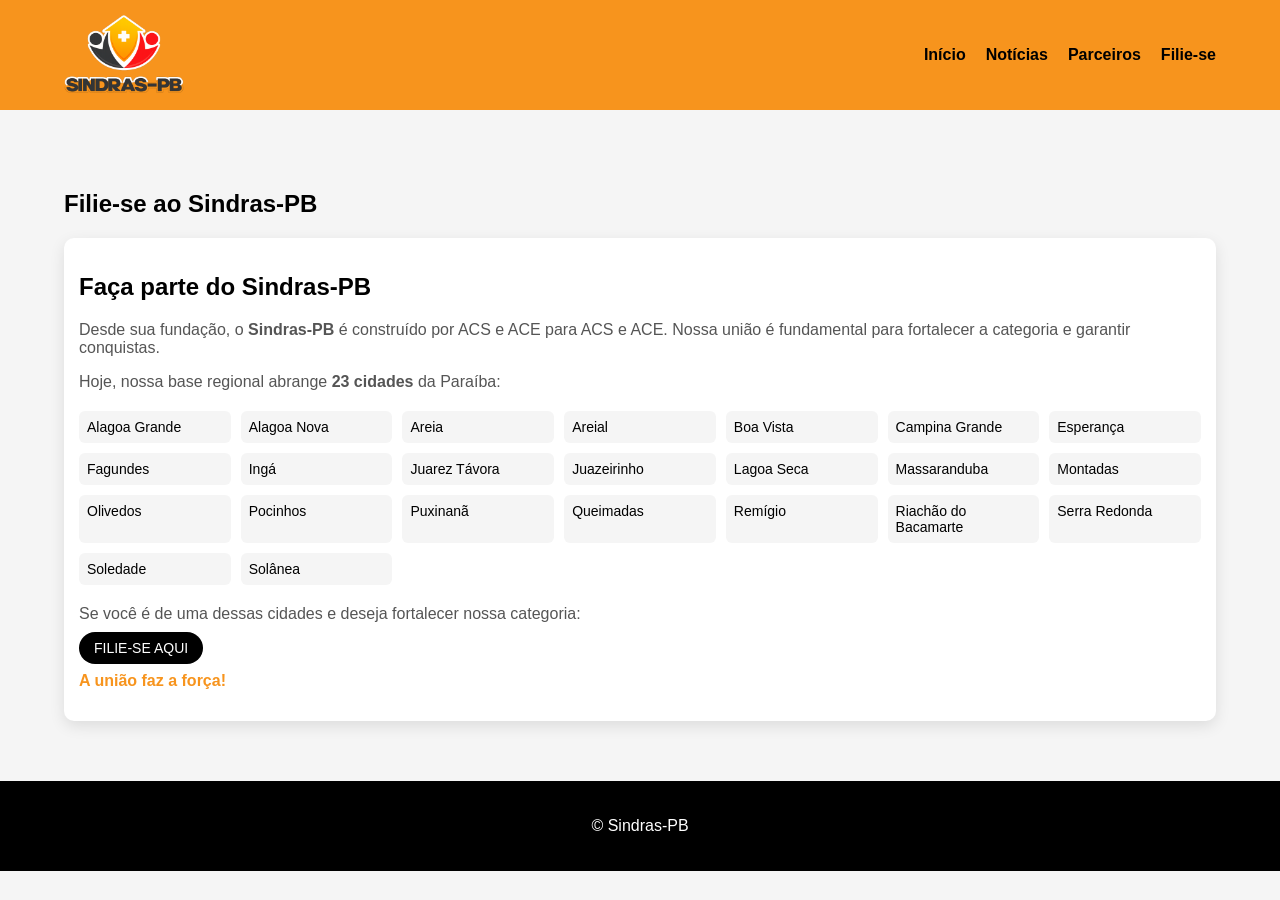
<file: filiacao.html>
<!DOCTYPE html>
<html lang="pt-br">
<head>
<meta charset="UTF-8">
<meta name="viewport" content="width=device-width, initial-scale=1.0">
<title>Filie-se - SINDRAS</title>

<link rel="stylesheet" href="style.css">
</head>

<body>

<header class="header">
  <div class="container nav">
    <img src="logo.png" class="logo">

    <ul class="menu">
      <li><a href="index.html">Início</a></li>
      <li><a href="noticias.html">Notícias</a></li>
      <li><a href="parceiros.html">Parceiros</a></li>
      <li><a href="filiacao.html">Filie-se</a></li>
    </ul>
  </div>
</header>

<section class="noticias container">
  <h1>Filie-se ao Sindras-PB</h1>

  <div class="cards">

    <div class="card" style="flex:1 1 100%;">

      <h2>Faça parte do Sindras-PB</h2>

      <p>
        Desde sua fundação, o <strong>Sindras-PB</strong> é construído por ACS e ACE para ACS e ACE. 
        Nossa união é fundamental para fortalecer a categoria e garantir conquistas.
      </p>

      <p>
        Hoje, nossa base regional abrange <strong>23 cidades</strong> da Paraíba:
      </p>

      <div class="cidades-grid">
        <span>Alagoa Grande</span>
        <span>Alagoa Nova</span>
        <span>Areia</span>
        <span>Areial</span>
        <span>Boa Vista</span>
        <span>Campina Grande</span>
        <span>Esperança</span>
        <span>Fagundes</span>
        <span>Ingá</span>
        <span>Juarez Távora</span>
        <span>Juazeirinho</span>
        <span>Lagoa Seca</span>
        <span>Massaranduba</span>
        <span>Montadas</span>
        <span>Olivedos</span>
        <span>Pocinhos</span>
        <span>Puxinanã</span>
        <span>Queimadas</span>
        <span>Remígio</span>
        <span>Riachão do Bacamarte</span>
        <span>Serra Redonda</span>
        <span>Soledade</span>
        <span>Solânea</span>
      </div>

      <p>
        Se você é de uma dessas cidades e deseja fortalecer nossa categoria:
      </p>

      <a href="https://app.progess.com.br/afiliado/link/957e313492593b3377cc051c6e3a51e8b1a3412022af588965303e96ae29934b" target="_blank" class="btn-black">
        FILIE-SE AQUI
      </a>

      <p style="margin-top:15px; font-weight:bold; color:#f7941d;">
        A união faz a força!
      </p>

    </div>

  </div>
</section>

<footer class="footer">
  <p>© Sindras-PB</p>
</footer>

</body>
</html>
</file>
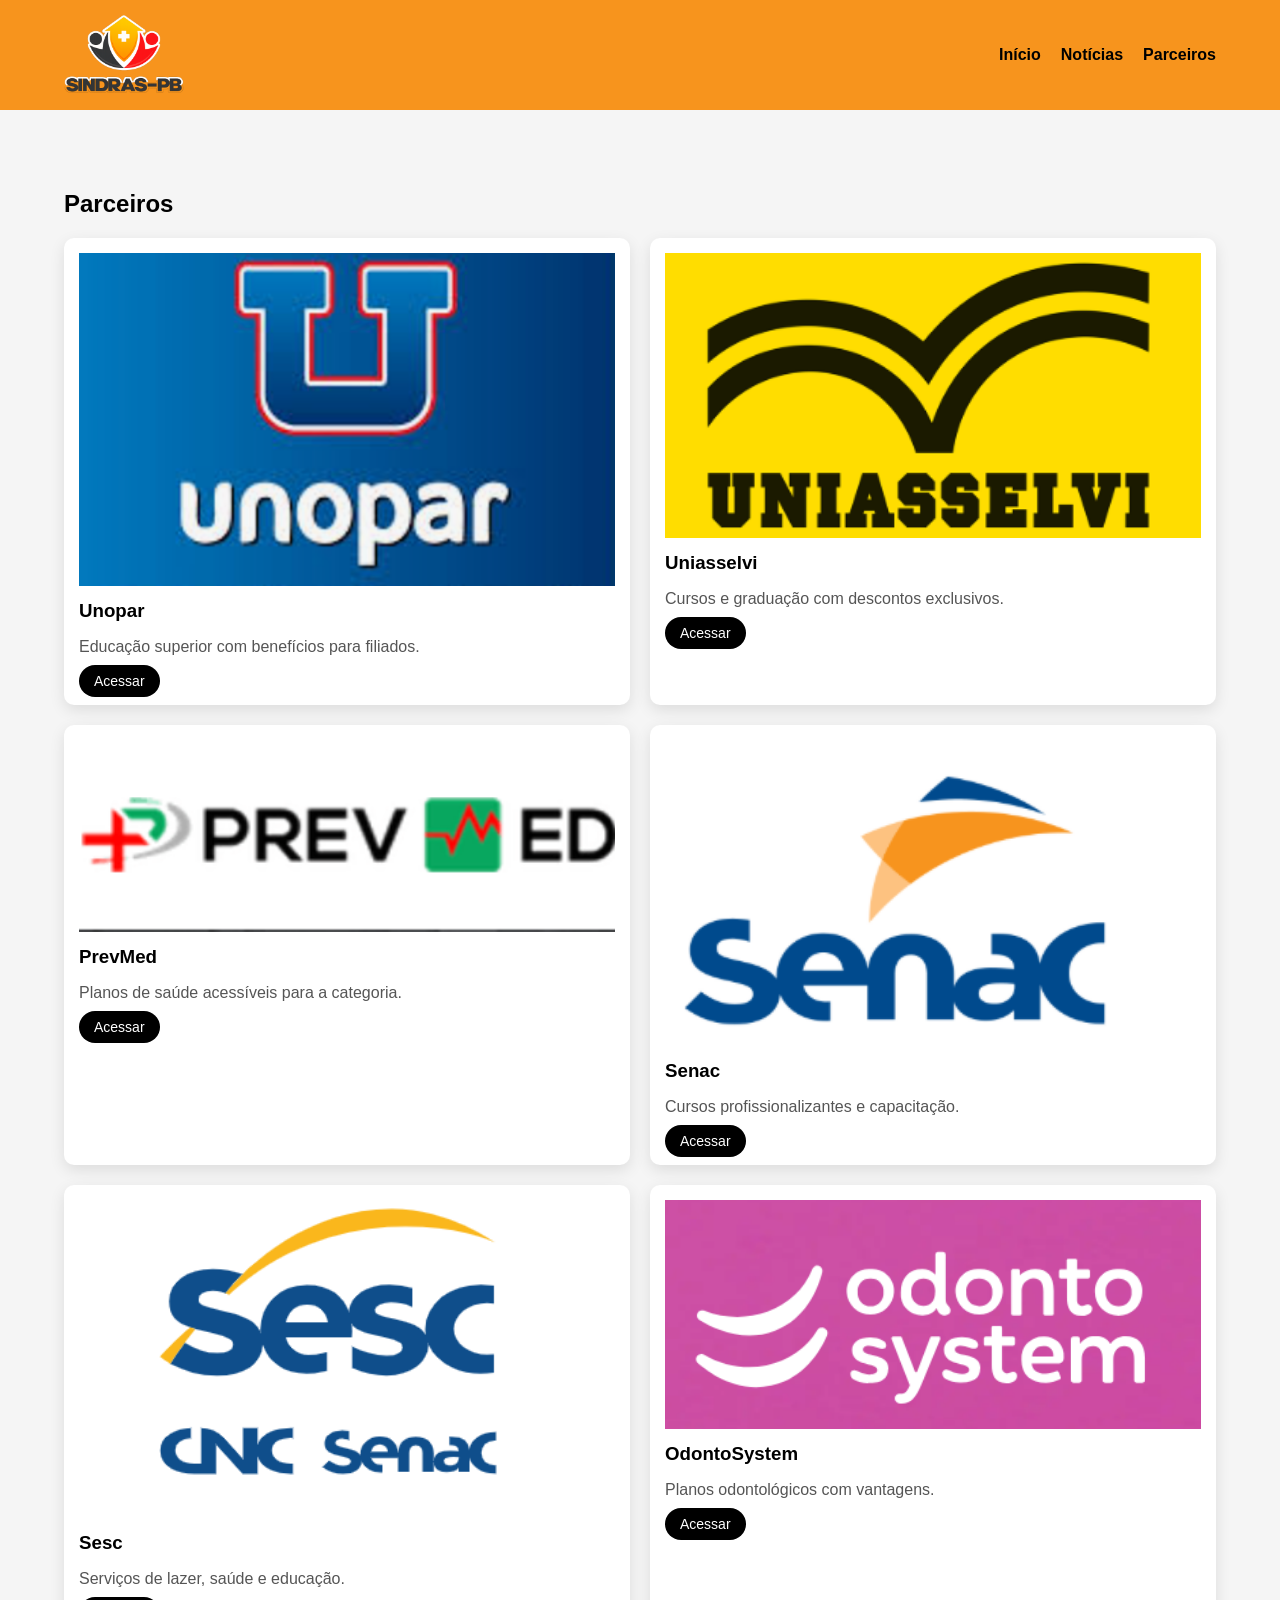
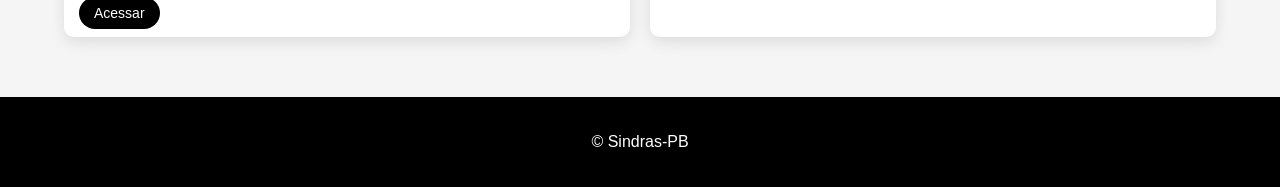
<file: parceiros.html>
<!DOCTYPE html>
<html lang="pt-br">
<head>
<meta charset="UTF-8">
<meta name="viewport" content="width=device-width, initial-scale=1.0">
<title>Parceiros - SINDRAS</title>

<link rel="stylesheet" href="style.css">
</head>

<body>

<header class="header">
  <div class="container nav">
    <img src="logo.png" class="logo">

    <ul class="menu">
      <li><a href="index.html">Início</a></li>
      <li><a href="noticias.html">Notícias</a></li>
      <li><a href="parceiros.html">Parceiros</a></li>
    </ul>
  </div>
</header>

<section class="noticias container">
  <h1>Parceiros</h1>

  <div class="cards">

    <!-- UNOPAR -->
    <div class="card">
      <img src="img/unopar.png">
      <h3>Unopar</h3>
      <p>Educação superior com benefícios para filiados.</p>
      <a href="https://www.unopar.com.br/" target="_blank" class="btn-black">Acessar</a>
    </div>

    <!-- UNIASSELVI -->
    <div class="card">
      <img src="img/uniasselvi.png">
      <h3>Uniasselvi</h3>
      <p>Cursos e graduação com descontos exclusivos.</p>
      <a href="https://portal.uniasselvi.com.br/" target="_blank" class="btn-black">Acessar</a>
    </div>

    <!-- PREVMED -->
    <div class="card">
      <img src="img/prevmed.png">
      <h3>PrevMed</h3>
      <p>Planos de saúde acessíveis para a categoria.</p>
      <a href="https://lp.prevmed.com.br/" target="_blank" class="btn-black">Acessar</a>
    </div>

    <!-- SENAC -->
    <div class="card">
      <img src="img/senac.png">
      <h3>Senac</h3>
      <p>Cursos profissionalizantes e capacitação.</p>
      <a href="https://pb.senac.br/" target="_blank" class="btn-black">Acessar</a>
    </div>

    <!-- SESC -->
    <div class="card">
      <img src="img/sesc.png">
      <h3>Sesc</h3>
      <p>Serviços de lazer, saúde e educação.</p>
      <a href="https://www.sescpb.com.br/" target="_blank" class="btn-black">Acessar</a>
    </div>

    <!-- ODONTOSYSTEM -->
    <div class="card">
      <img src="img/odontosystem.png">
      <h3>OdontoSystem</h3>
      <p>Planos odontológicos com vantagens.</p>
      <a href="https://www.odontosystem.com.br/" target="_blank" class="btn-black">Acessar</a>
    </div>

  </div>
</section>

<footer class="footer">
  <p>© Sindras-PB</p>
</footer>

</body>
</html>
</file>
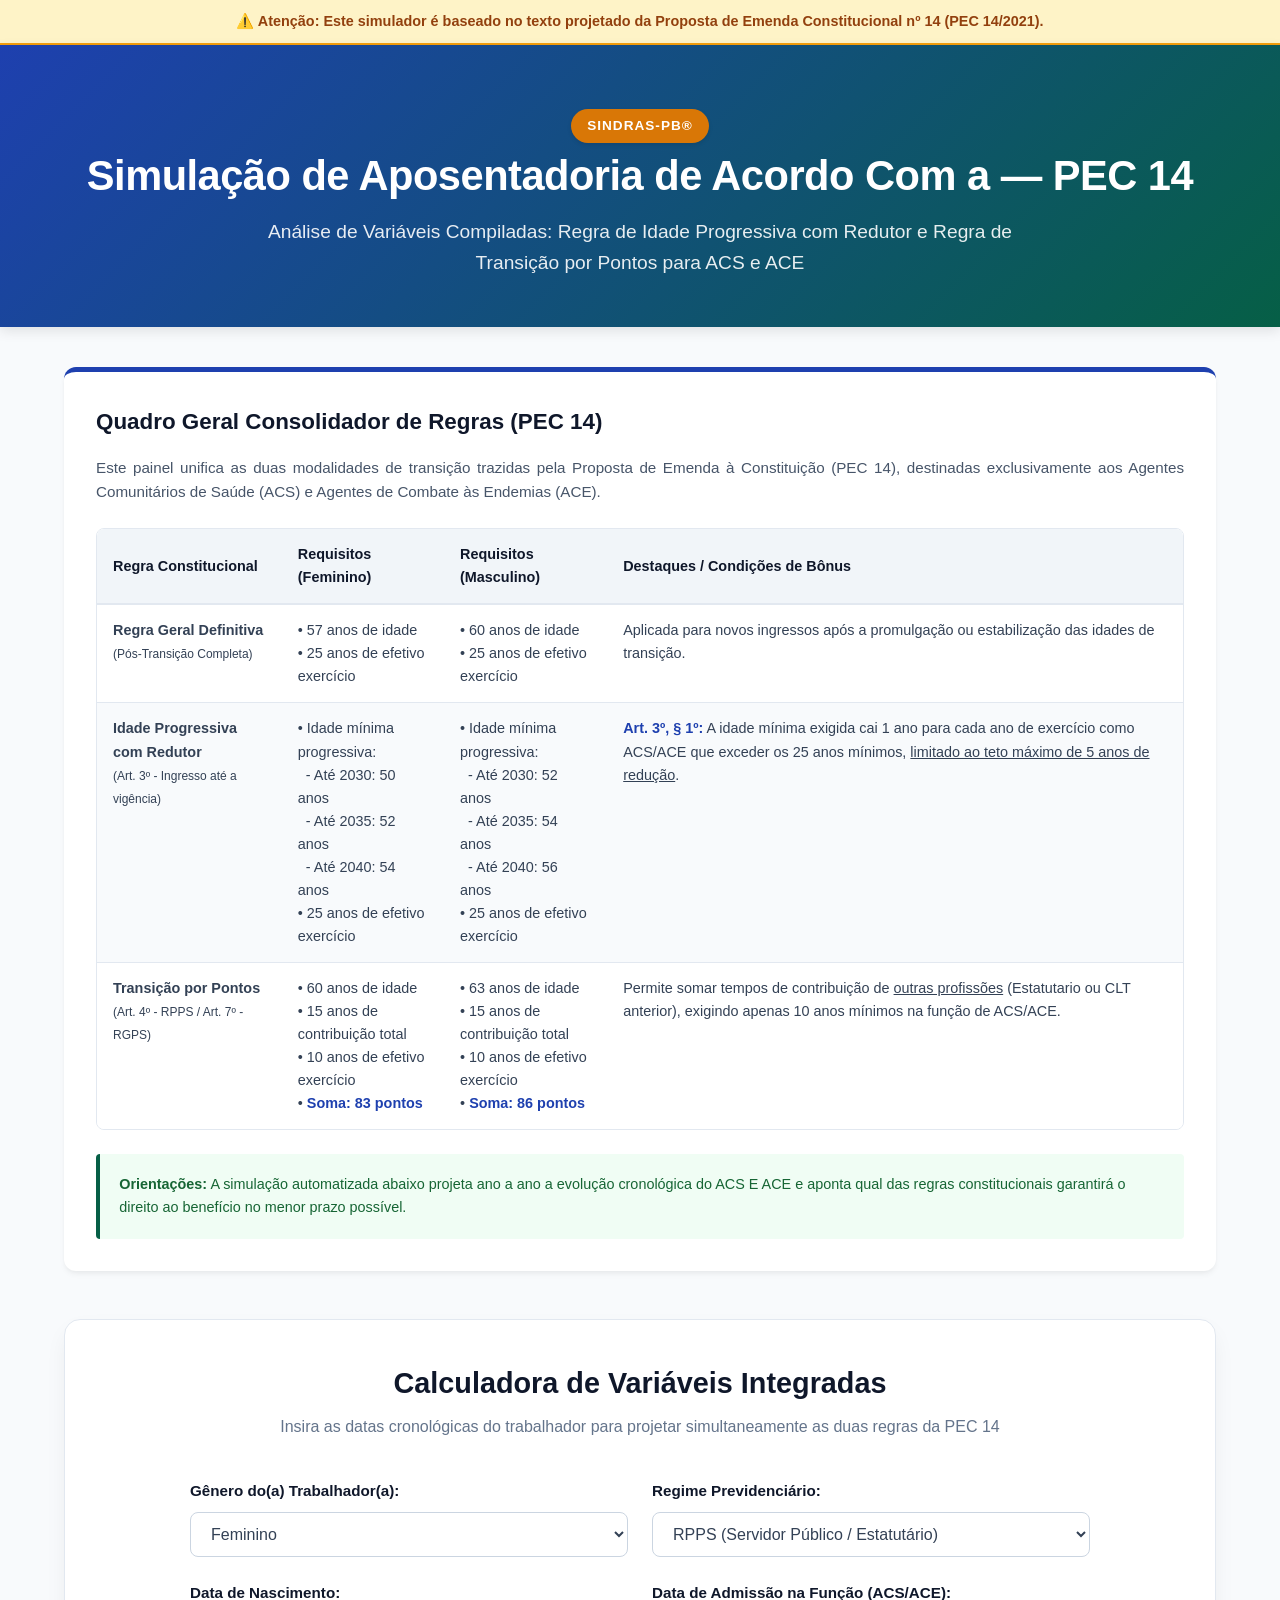
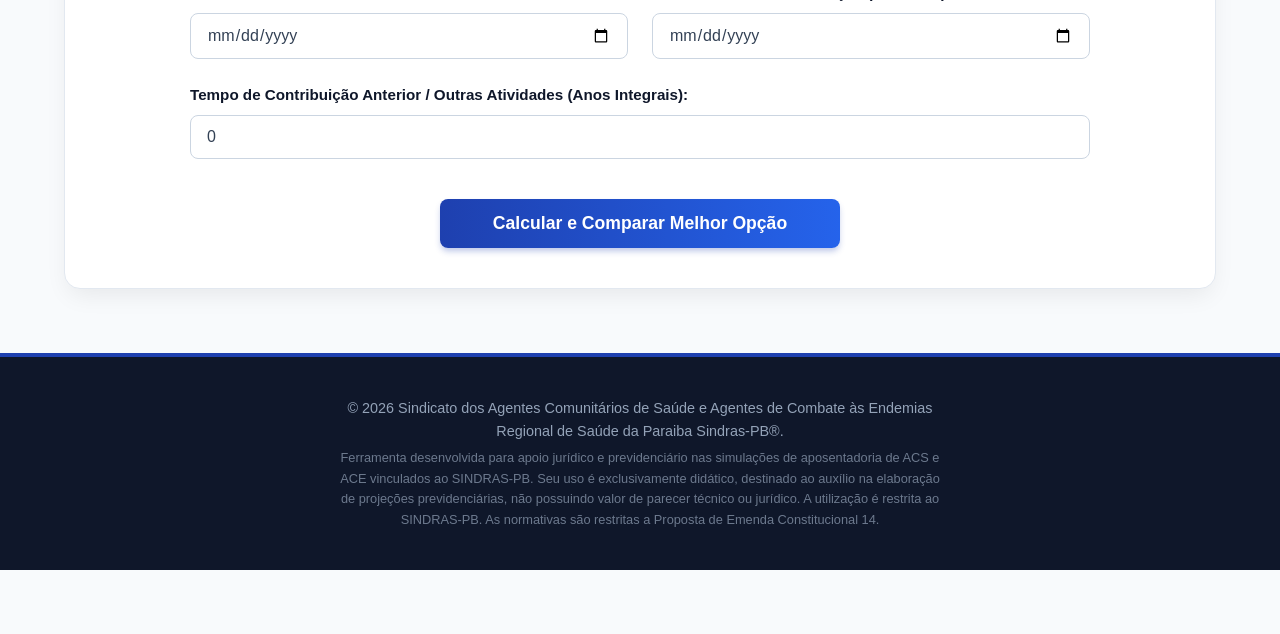
<file: SIMULADOR PEC 14 SINDRAS-PB®.html>
<!DOCTYPE html>
<html lang="pt-BR">
<head>
    <meta charset="UTF-8">
    <meta name="viewport" content="width=device-width, initial-scale=1.0">
    <title>Simulador Unificado PEC 14 - Sindras-PB</title>
    <style>
        :root {
            --primary-dark: #0f172a;
            --union-blue: #1e40af;
            --health-green: #065f46;
            --accent-orange: #d97706;
            --bg-slate: #f8fafc;
            --card-white: #ffffff;
            --text-main: #334155;
            --border-light: #e2e8f0;
        }

        * {
            margin: 0;
            padding: 0;
            box-sizing: border-box;
            font-family: 'Segoe UI', Tahoma, Geneva, Verdana, sans-serif;
        }

        body {
            background-color: var(--bg-slate);
            color: var(--text-main);
            line-height: 1.6;
            padding-bottom: 4rem;
        }

        header {
            background: linear-gradient(135deg, var(--union-blue) 0%, var(--health-green) 100%);
            color: white;
            padding: 3rem 2rem;
            text-align: center;
            box-shadow: 0 4px 12px rgba(0,0,0,0.1);
        }

        header h1 {
            font-size: 2.6rem;
            margin-bottom: 0.5rem;
            font-weight: 800;
            letter-spacing: -0.5px;
        }

        header p {
            font-size: 1.2rem;
            font-weight: 300;
            max-width: 800px;
            margin: 0 auto;
            opacity: 0.9;
        }

        .disclaimer-banner {
            background-color: #fef3c7;
            border-bottom: 2px solid #f59e0b;
            color: #92400e;
            text-align: center;
            padding: 10px 15px;
            font-size: 0.9rem;
            font-weight: 600;
        }

        .assembly-tag {
            background-color: var(--accent-orange);
            color: white;
            display: inline-block;
            padding: 6px 16px;
            border-radius: 20px;
            font-weight: bold;
            font-size: 0.85rem;
            text-transform: uppercase;
            margin-top: 1rem;
            letter-spacing: 1px;
            box-shadow: 0 2px 4px rgba(0,0,0,0.1);
        }

        .container {
            max-width: 1200px;
            margin: 2.5rem auto;
            padding: 0 24px;
        }

        /* Abas ou Seções Informativas */
        .info-grid {
            display: grid;
            grid-template-columns: 1fr;
            gap: 2rem;
            margin-bottom: 3rem;
        }

        @media (min-width: 900px) {
            .info-grid {
                grid-template-columns: 1fr 1fr;
            }
            .full-width-card {
                grid-column: span 2;
            }
        }

        .info-card {
            background: var(--card-white);
            padding: 2rem;
            border-radius: 12px;
            box-shadow: 0 4px 6px -1px rgba(0,0,0,0.05), 0 2px 4px -1px rgba(0,0,0,0.03);
            border-top: 5px solid var(--union-blue);
        }

        .info-card h2 {
            color: var(--primary-dark);
            font-size: 1.4rem;
            margin-bottom: 1rem;
            display: flex;
            align-items: center;
            gap: 10px;
        }

        .info-card p {
            font-size: 0.95rem;
            text-align: justify;
            margin-bottom: 1rem;
            color: #475569;
        }

        .table-container {
            width: 100%;
            overflow-x: auto;
            margin: 1.5rem 0;
            border-radius: 8px;
            border: 1px solid var(--border-light);
        }

        table {
            width: 100%;
            border-collapse: collapse;
            text-align: left;
            background: white;
        }

        th {
            background-color: #f1f5f9;
            color: var(--primary-dark);
            padding: 14px 16px;
            font-weight: 700;
            font-size: 0.9rem;
            border-bottom: 2px solid var(--border-light);
        }

        td {
            padding: 14px 16px;
            font-size: 0.9rem;
            border-bottom: 1px solid var(--border-light);
            vertical-align: top;
            line-height: 1.6;
        }

        tr:last-child td {
            border-bottom: none;
        }

        tr:nth-child(even) td {
            background-color: #f8fafc;
        }

        .highlight-text {
            color: var(--union-blue);
            font-weight: 600;
        }

        .note-box {
            background-color: #f0fdf4;
            border-left: 4px solid var(--health-green);
            padding: 1.2rem;
            font-size: 0.9rem;
            border-radius: 4px;
            margin-top: 1rem;
            color: #166534;
        }

        /* Seção Interativa do Simulador */
        .simulator-box {
            background: var(--card-white);
            padding: 2.5rem;
            border-radius: 16px;
            box-shadow: 0 10px 25px -5px rgba(0,0,0,0.08);
            border: 1px solid var(--border-light);
            margin-bottom: 3rem;
        }

        .simulator-box h2 {
            text-align: center;
            font-size: 1.8rem;
            color: var(--primary-dark);
            margin-bottom: 0.5rem;
        }

        .simulator-box .subtitle {
            text-align: center;
            color: #64748b;
            margin-bottom: 2.5rem;
            font-size: 1rem;
        }

        .form-grid {
            display: grid;
            grid-template-columns: 1fr;
            gap: 1.5rem;
            max-width: 900px;
            margin: 0 auto;
        }

        @media (min-width: 600px) {
            .form-grid {
                grid-template-columns: 1fr 1fr;
            }
        }

        .form-group {
            display: flex;
            flex-direction: column;
        }

        .form-group label {
            font-weight: 600;
            margin-bottom: 0.5rem;
            color: var(--primary-dark);
            font-size: 0.95rem;
        }

        .form-group input, .form-group select {
            padding: 12px 16px;
            border: 1.5px solid #cbd5e1;
            border-radius: 8px;
            font-size: 1rem;
            transition: all 0.2s;
            color: var(--text-main);
            background-color: white;
        }

        .form-group input:focus, .form-group select:focus {
            outline: none;
            border-color: var(--union-blue);
            box-shadow: 0 0 0 3px rgba(30, 64, 175, 0.15);
        }

        .btn-container {
            grid-column: span 1;
            text-align: center;
            margin-top: 1rem;
        }
        @media (min-width: 600px) {
            .btn-container {
                grid-column: span 2;
            }
        }

        button {
            background: linear-gradient(to right, var(--union-blue), #2563eb);
            color: white;
            border: none;
            padding: 14px 40px;
            font-size: 1.1rem;
            font-weight: bold;
            border-radius: 8px;
            cursor: pointer;
            transition: all 0.2s;
            box-shadow: 0 4px 6px -1px rgba(30, 64, 175, 0.3);
            width: 100%;
            max-width: 400px;
        }

        button:hover {
            transform: translateY(-1px);
            box-shadow: 0 6px 12px -1px rgba(30, 64, 175, 0.4);
            filter: brightness(1.1);
        }

        /* Resultados */
        .results-section {
            display: none;
            margin-top: 3rem;
            border-top: 2px dashed var(--border-light);
            padding-top: 2.5rem;
            animation: fadeIn 0.5s ease-out;
        }

        @keyframes fadeIn {
            from { opacity: 0; transform: translateY(10px); }
            to { opacity: 1; transform: translateY(0); }
        }

        .results-section h3 {
            font-size: 1.6rem;
            color: var(--primary-dark);
            margin-bottom: 1.5rem;
            text-align: center;
        }

        .current-status-bar {
            background-color: #f1f5f9;
            padding: 1.2rem;
            border-radius: 10px;
            display: grid;
            grid-template-columns: repeat(auto-fit, minmax(200px, 1fr));
            gap: 1.5rem;
            text-align: center;
            margin-bottom: 2rem;
            border: 1px solid var(--border-light);
        }

        .status-item {
            display: flex;
            flex-direction: column;
        }

        .status-item .lbl {
            font-size: 0.85rem;
            color: #64748b;
            text-transform: uppercase;
            font-weight: 600;
        }

        .status-item .val {
            font-size: 1.25rem;
            font-weight: 700;
            color: var(--primary-dark);
            margin-top: 2px;
        }

        /* O Veredito / Melhor Opção */
        .verdict-card {
            background: linear-gradient(to bottom right, #f0fdf4, #dcfce7);
            border: 2px solid #bbf7d0;
            border-radius: 12px;
            padding: 2rem;
            margin-bottom: 2rem;
            position: relative;
            box-shadow: 0 4px 6px rgba(0,0,0,0.02);
        }

        .verdict-card h4 {
            color: var(--health-green);
            font-size: 1.4rem;
            margin-bottom: 0.8rem;
            display: flex;
            align-items: center;
            gap: 8px;
        }

        .verdict-badge {
            background-color: var(--health-green);
            color: white;
            padding: 4px 12px;
            border-radius: 12px;
            font-size: 0.8rem;
            font-weight: bold;
            text-transform: uppercase;
        }

        .verdict-main-rules {
            font-size: 1.15rem;
            font-weight: 700;
            color: var(--primary-dark);
            margin-bottom: 0.5rem;
        }

        .verdict-details {
            font-size: 1rem;
            color: #1e293b;
            margin-bottom: 1rem;
        }

        /* Comparativo de Regras Side-by-Side */
        .comparison-grid {
            display: grid;
            grid-template-columns: 1fr;
            gap: 1.5rem;
        }

        @media (min-width: 768px) {
            .comparison-grid {
                grid-template-columns: 1fr 1fr;
            }
        }

        .rule-box {
            background: white;
            border: 1px solid var(--border-light);
            border-radius: 10px;
            padding: 1.5rem;
        }

        .rule-box h5 {
            font-size: 1.1rem;
            margin-bottom: 1rem;
            color: var(--primary-dark);
            border-bottom: 1px solid var(--border-light);
            padding-bottom: 8px;
        }

        .rule-box.active-rule {
            border-left: 5px solid var(--union-blue);
        }
        .rule-box.alternative-rule {
            border-left: 5px solid #64748b;
        }

        .result-row {
            display: flex;
            justify-content: space-between;
            padding: 6px 0;
            border-bottom: 1px dashed #f1f5f9;
            font-size: 0.95rem;
        }

        .result-row:last-child {
            border-bottom: none;
        }

        .result-row .r-val {
            font-weight: 600;
            color: var(--primary-dark);
        }

        .alert-box-info {
            background-color: #eff6ff;
            border-left: 4px solid var(--union-blue);
            padding: 1rem;
            border-radius: 4px;
            font-size: 0.88rem;
            color: #1e40af;
            margin-top: 1.5rem;
        }

        footer {
            text-align: center;
            padding: 2.5rem;
            background-color: var(--primary-dark);
            color: #94a3b8;
            margin-top: 4rem;
            font-size: 0.9rem;
            border-top: 4px solid var(--union-blue);
        }

        footer p {
            max-width: 600px;
            margin: 0 auto;
        }
    </style>
</head>
<body>

    <div class="disclaimer-banner">
        ⚠️ Atenção: Este simulador é baseado no texto projetado da Proposta de Emenda Constitucional nº 14 (PEC 14/2021).
    </div>

    <header>
        <span class="assembly-tag">Sindras-PB®</span>
        <h1>Simulação de Aposentadoria de Acordo Com a — PEC 14</h1>
        <p>Análise de Variáveis Compiladas: Regra de Idade Progressiva com Redutor e Regra de Transição por Pontos para ACS e ACE</p>
    </header>

    <div class="container">
        
        <!-- Bloco Informativo de Normas Reunidas -->
        <div class="info-grid">
            
            <div class="info-card full-width-card">
                <h2>Quadro Geral Consolidador de Regras (PEC 14)</h2>
                <p>Este painel unifica as duas modalidades de transição trazidas pela Proposta de Emenda à Constituição (PEC 14), destinadas exclusivamente aos Agentes Comunitários de Saúde (ACS) e Agentes de Combate às Endemias (ACE).</p>
                
                <div class="table-container">
                    <table>
                        <thead>
                            <tr>
                                <th>Regra Constitucional</th>
                                <th>Requisitos (Feminino)</th>
                                <th>Requisitos (Masculino)</th>
                                <th>Destaques / Condições de Bônus</th>
                            </tr>
                        </thead>
                        <tbody>
                            <tr>
                                <td><strong>Regra Geral Definitiva</strong><br><small>(Pós-Transição Completa)</small></td>
                                <td>• 57 anos de idade<br>• 25 anos de efetivo exercício</td>
                                <td>• 60 anos de idade<br>• 25 anos de efetivo exercício</td>
                                <td>Aplicada para novos ingressos após a promulgação ou estabilização das idades de transição.</td>
                            </tr>
                            <tr>
                                <td><strong>Idade Progressiva com Redutor</strong><br><small>(Art. 3º - Ingresso até a vigência)</small></td>
                                <td>• Idade mínima progressiva:<br>&nbsp;&nbsp;- Até 2030: 50 anos<br>&nbsp;&nbsp;- Até 2035: 52 anos<br>&nbsp;&nbsp;- Até 2040: 54 anos<br>• 25 anos de efetivo exercício</td>
                                <td>• Idade mínima progressiva:<br>&nbsp;&nbsp;- Até 2030: 52 anos<br>&nbsp;&nbsp;- Até 2035: 54 anos<br>&nbsp;&nbsp;- Até 2040: 56 anos<br>• 25 anos de efetivo exercício</td>
                                <td><strong class="highlight-text">Art. 3º, § 1º:</strong> A idade mínima exigida cai 1 ano para cada ano de exercício como ACS/ACE que exceder os 25 anos mínimos, <span style="text-decoration: underline;">limitado ao teto máximo de 5 anos de redução</span>.</td>
                            </tr>
                            <tr>
                                <td><strong>Transição por Pontos</strong><br><small>(Art. 4º - RPPS / Art. 7º - RGPS)</small></td>
                                <td>• 60 anos de idade<br>• 15 anos de contribuição total<br>• 10 anos de efetivo exercício<br>• <strong class="highlight-text">Soma: 83 pontos</strong></td>
                                <td>• 63 anos de idade<br>• 15 anos de contribuição total<br>• 10 anos de efetivo exercício<br>• <strong class="highlight-text">Soma: 86 pontos</strong></td>
                                <td>Permite somar tempos de contribuição de <span style="text-decoration: underline;">outras profissões</span> (Estatutario ou CLT anterior), exigindo apenas 10 anos mínimos na função de ACS/ACE.</td>
                            </tr>
                        </tbody>
                    </table>
                </div>
                
                <div class="note-box">
                    <strong>Orientações:</strong> A simulação automatizada abaixo projeta ano a ano a evolução cronológica do ACS E ACE e aponta qual das regras constitucionais garantirá o direito ao benefício no menor prazo possível.
                </div>
            </div>
            
        </div>

        <!-- Painel Interativo de Simulação -->
        <div class="simulator-box">
            <h2>Calculadora de Variáveis Integradas</h2>
            <p class="subtitle">Insira as datas cronológicas do trabalhador para projetar simultaneamente as duas regras da PEC 14</p>
            
            <div class="form-grid">
                <div class="form-group">
                    <label for="genero">Gênero do(a) Trabalhador(a):</label>
                    <select id="genero">
                        <option value="F">Feminino</option>
                        <option value="M">Masculino</option>
                    </select>
                </div>

                <div class="form-group">
                    <label for="regime">Regime Previdenciário:</label>
                    <select id="regime">
                        <option value="RPPS">RPPS (Servidor Público / Estatutário)</option>
                        <option value="RGPS">RGPS (INSS / Celetista)</option>
                    </select>
                </div>

                <div class="form-group">
                    <label for="dataNascimento">Data de Nascimento:</label>
                    <input type="date" id="dataNascimento">
                </div>

                <div class="form-group">
                    <label for="dataAdmissao">Data de Admissão na Função (ACS/ACE):</label>
                    <input type="date" id="dataAdmissao">
                </div>

                <div class="form-group" style="grid-column: 1 / -1;">
                    <label for="tempoAnterior">Tempo de Contribuição Anterior / Outras Atividades (Anos Integrais):</label>
                    <input type="number" id="tempoAnterior" min="0" max="40" value="0" placeholder="Ex: 4">
                </div>

                <div class="btn-container">
                    <button onclick="processarSimulacaoSindicato()">Calcular e Comparar Melhor Opção</button>
                </div>
            </div>

            <!-- Bloco de Exibição Dinâmica dos Resultados -->
            <div class="results-section" id="secaoResultados">
                <h3>Resultado Comparativo da Simulação</h3>
                
                <!-- Barra de Status Atual -->
                <div class="current-status-bar">
                    <div class="status-item">
                        <span class="lbl">Idade Atual</span>
                        <span class="val" id="resIdadeAtual">-</span>
                    </div>
                    <div class="status-item">
                        <span class="lbl">Tempo de Atividade ACS/ACE</span>
                        <span class="val" id="resTempoACS">-</span>
                    </div>
                    <div class="status-item">
                        <span class="lbl">Contribuição Total Atual</span>
                        <span class="val" id="resTempoTotal">-</span>
                    </div>
                    <div class="status-item">
                        <span class="lbl">Pontuação Atual</span>
                        <span class="val" id="resPontosAtuais">-</span>
                    </div>
                </div>

                <!-- O Veredito / Melhor Opção Encontrada -->
                <div class="verdict-card">
                    <h4><span class="verdict-badge">Recomendação do Sistema</span> Melhor Opção Encontrada</h4>
                    <div class="verdict-main-rules" id="vencedorRegra">-</div>
                    <div class="verdict-details">
                        Ano Projetado para Concessão: <strong id="vencedorAno" class="highlight-text">-</strong><br>
                        Status do Prazo: <span id="vencedorTempoRestante" style="font-weight: 600;">-</span>
                    </div>
                    <div style="font-size: 0.9rem; color: #334155; border-top: 1px solid #bbf7d0; padding-top: 10px;" id="vencedorExplicacao">
                        -
                    </div>
                </div>

                <!-- Painéis Comparativos Individuais -->
                <div class="comparison-grid">
                    
                    <!-- Painel Regra Idade Progressiva -->
                    <div class="rule-box active-rule">
                        <h5>Projeção por Idade Progressiva (Art. 3º)</h5>
                        <div class="result-row">
                            <span class="r-lbl">Ano de Elegibilidade:</span>
                            <span class="r-val" id="progAno">-</span>
                        </div>
                        <div class="result-row">
                            <span class="r-lbl">Idade Alcançada:</span>
                            <span class="r-val" id="progIdade">-</span>
                        </div>
                        <div class="result-row">
                            <span class="r-lbl">Tempo de Exercício ACS ou ACE:</span>
                            <span class="r-val" id="progExercicio">-</span>
                        </div>
                        <div class="result-row">
                            <span class="r-lbl">Redutor de Idade Ganho:</span>
                            <span class="r-val" id="progRedutor">-</span>
                        </div>
                        <div class="result-row" style="color: var(--union-blue); font-size: 0.85rem; margin-top: 5px;">
                            <span id="progDetalhe">-</span>
                        </div>
                    </div>

                    <!-- Painel Regra por Pontos -->
                    <div class="rule-box alternative-rule">
                        <h5>Projeção por Pontos (Art. 4º / 7º)</h5>
                        <div class="result-row">
                            <span class="r-lbl">Ano de Elegibilidade:</span>
                            <span class="r-val" id="pontosAno">-</span>
                        </div>
                        <div class="result-row">
                            <span class="r-lbl">Idade Alcançada:</span>
                            <span class="r-val" id="pontosIdade">-</span>
                        </div>
                        <div class="result-row">
                            <span class="r-lbl">Contribuição Total:</span>
                            <span class="r-val" id="pontosContrib">-</span>
                        </div>
                        <div class="result-row">
                            <span class="r-lbl">Pontos Obtidos vs Exigidos:</span>
                            <span class="r-val" id="pontosFinais">-</span>
                        </div>
                    </div>

                </div>

                <div class="alert-box-info" id="alertaRegimeEspecifico">
                    * Nota: A simulação pressupõe a permanência e vinculação ativa contínua do profissional na categoria até o cumprimento total dos requisitos projetados.
                </div>

            </div>

        </div>

    </div>

    <footer>
        <p>&copy; 2026 Sindicato dos Agentes Comunitários de Saúde e Agentes de Combate às Endemias Regional de Saúde da Paraiba Sindras-PB®.</p>
        <p style="margin-top: 5px; font-size: 0.8rem; opacity: 0.7;">Ferramenta desenvolvida para apoio jurídico e previdenciário nas simulações de aposentadoria de ACS e ACE vinculados ao SINDRAS-PB. Seu uso é exclusivamente didático, destinado ao auxílio na elaboração de projeções previdenciárias, não possuindo valor de parecer técnico ou jurídico. A utilização é restrita ao SINDRAS-PB. 
As normativas são restritas a Proposta de Emenda Constitucional 14.</p>
    </footer>

    <script>
        function processarSimulacaoSindicato() {
            const genero = document.getElementById('genero').value;
            const regime = document.getElementById('regime').value;
            const nascimentoInput = document.getElementById('dataNascimento').value;
            const admissaoInput = document.getElementById('dataAdmissao').value;
            const tempoAnterior = parseFloat(document.getElementById('tempoAnterior').value) || 0;

            if (!nascimentoInput || !admissaoInput) {
                alert("Por favor, selecione as datas de nascimento e de admissão.");
                return;
            }

            const nascimento = new Date(nascimentoInput);
            const admissao = new Date(admissaoInput);
            const hoje = new Date();

            if (admissao <= nascimento) {
                alert("Erro cronológico: A data de admissão profissional não pode ser anterior ou igual à data de nascimento!");
                return;
            }

            // Validação de ingresso pré/pós promulgação
            const dataPromulgacaoPEC = new Date('2026-12-31');
            const ehIngressanteAntigo = admissao <= dataPromulgacaoPEC;

            // 1. APURAÇÃO DOS INDICADORES ATUAIS
            let idadeAtual = hoje.getFullYear() - nascimento.getFullYear();
            const mIdade = hoje.getMonth() - nascimento.getMonth();
            if (mIdade < 0 || (mIdade === 0 && hoje.getDate() < nascimento.getDate())) {
                idadeAtual--;
            }

            let exercicioACSAtual = hoje.getFullYear() - admissao.getFullYear();
            const mACS = hoje.getMonth() - admissao.getMonth();
            if (mACS < 0 || (mACS === 0 && hoje.getDate() < admissao.getDate())) {
                exercicioACSAtual--;
            }
            if (exercicioACSAtual < 0) exercicioACSAtual = 0;

            let contribTotalAtual = exercicioACSAtual + tempoAnterior;
            let pontosAtuais = idadeAtual + contribTotalAtual;

            // Alimenta os dados de cabeçalho nos resultados
            document.getElementById('resIdadeAtual').innerText = idadeAtual + " anos";
            document.getElementById('resTempoACS').innerText = exercicioACSAtual + " anos";
            document.getElementById('resTempoTotal').innerText = contribTotalAtual + " anos";
            document.getElementById('resPontosAtuais').innerText = pontosAtuais + " pts";

            const anoAtual = hoje.getFullYear();

            // 2. SIMULAÇÃO PROGRESSIVA (REGRA 1 - ARTIGO 3º)
            let anoProg = anoAtual;
            let idadeProg = idadeAtual;
            let exercicioACSProg = exercicioACSAtual;
            let contribTotalProg = contribTotalAtual;
            let encontrouProg = false;
            let redutorFinalProg = 0;
            let idadeBaseProgFinal = 0;
            let idadeExigidaProgFinal = 0;

            for (let i = 0; i < 60; i++) {
                if (!ehIngressanteAntigo) {
                    // Servidor admitido pós-promulgação vai direto para a Regra Geral Permanente
                    idadeBaseProgFinal = genero === 'F' ? 57 : 60;
                    idadeExigidaProgFinal = idadeBaseProgFinal;
                    redutorFinalProg = 0;

                    if (exercicioACSProg >= 25 && idadeProg >= idadeExigidaProgFinal) {
                        encontrouProg = true;
                        break;
                    }
                } else {
                    let idadeMinimaProgBase = 0;
                    if (anoProg <= 2030) {
                        idadeMinimaProgBase = genero === 'F' ? 50 : 52;
                    } else if (anoProg <= 2035) {
                        idadeMinimaProgBase = genero === 'F' ? 52 : 54;
                    } else if (anoProg <= 2040) {
                        idadeMinimaProgBase = genero === 'F' ? 54 : 56;
                    } else {
                        idadeMinimaProgBase = genero === 'F' ? 57 : 60;
                    }

                    // CORREÇÃO CRUCIAL: Excesso calculado exclusivamente sobre o EFETIVO EXERCÍCIO DE ACS/ACE (Art. 3º, § 1º)
                    let excessoExercicio = exercicioACSProg - 25;
                    let redutor = Math.min(Math.max(excessoExercicio, 0), 5); // Teto de 5 anos de abatimento
                    let idadeExigida = idadeMinimaProgBase - redutor;

                    if (exercicioACSProg >= 25 && contribTotalProg >= 25 && idadeProg >= idadeExigida) {
                        encontrouProg = true;
                        redutorFinalProg = redutor;
                        idadeBaseProgFinal = idadeMinimaProgBase;
                        idadeExigidaProgFinal = idadeExigida;
                        break;
                    }
                }
                anoProg++;
                idadeProg++;
                exercicioACSProg++;
                contribTotalProg++;
            }

            // 3. SIMULAÇÃO PONTOS (REGRA 2 - ARTIGO 4º E 7º)
            let anoPontos = anoAtual;
            let idadePontos = idadeAtual;
            let exercicioACSPontos = exercicioACSAtual;
            let contribTotalPontos = contribTotalAtual;
            let encontrouPontos = false;

            const idadeMinimaPontosExigida = genero === 'F' ? 60 : 63;
            const pontosExigidos = genero === 'F' ? 83 : 86;

            if (ehIngressanteAntigo) {
                for (let i = 0; i < 60; i++) {
                    let pontosSimulados = idadePontos + contribTotalPontos;
                    if (idadePontos >= idadeMinimaPontosExigida && contribTotalPontos >= 15 && exercicioACSPontos >= 10 && pontosSimulados >= pontosExigidos) {
                        encontrouPontos = true;
                        break;
                    }
                    anoPontos++;
                    idadePontos++;
                    exercicioACSPontos++;
                    contribTotalPontos++;
                }
            }

            // 4. ATUALIZAÇÃO DOS CARDS DE DETALHE INDIVIDUAL
            if (encontrouProg) {
                document.getElementById('progAno').innerText = anoProg;
                document.getElementById('progIdade').innerText = idadeProg + " anos";
                document.getElementById('progExercicio').innerText = exercicioACSProg + " anos de ACS";
                document.getElementById('progRedutor').innerText = redutorFinalProg + " ano(s) de abatimento";
                document.getElementById('progDetalhe').innerText = ehIngressanteAntigo 
                    ? "* Idade mínima ajustada: de " + idadeBaseProgFinal + " anos para " + idadeExigidaProgFinal + " anos devido ao bônus."
                    : "* Enquadramento na Regra Geral Permanente (servidor ingressou pós-promulgação).";
            } else {
                document.getElementById('progAno').innerText = "Fora dos limites";
                document.getElementById('progIdade').innerText = "-";
                document.getElementById('progExercicio').innerText = "-";
                document.getElementById('progRedutor').innerText = "-";
                document.getElementById('progDetalhe').innerText = "-";
            }

            if (encontrouPontos) {
                document.getElementById('pontosAno').innerText = anoPontos;
                document.getElementById('pontosIdade').innerText = idadePontos + " anos";
                document.getElementById('pontosContrib').innerText = contribTotalPontos + " anos totais";
                document.getElementById('pontosFinais').innerText = (idadePontos + contribTotalPontos) + " alcançados / " + pontosExigidos + " necessários";
            } else {
                document.getElementById('pontosAno').innerText = "Fora dos limites";
                document.getElementById('pontosIdade').innerText = "-";
                document.getElementById('pontosContrib').innerText = "-";
                document.getElementById('pontosFinais').innerText = "-";
            }

            // 5. DETERMINAÇÃO DA MELHOR OPÇÃO (VEREDITO SINDICAL)
            let melhorRegra = "";
            let melhorAno = 0;
            let textoExplicativo = "";

            if (!encontrouProg && !encontrouPontos) {
                melhorRegra = "Não há enquadramento direto no período analisado.";
                melhorAno = "N/A";
                textoExplicativo = "Orientação: Verifique as informações preenchidas ou consulte o departamento jurídico para um parecer individual sobre a contagem de tempo.";
                document.getElementById('vencedorTempoRestante').innerText = "Sem previsão automática.";
            } else {
                if (encontrouProg && encontrouPontos) {
                    if (anoProg < anoPontos) {
                        melhorRegra = "Regra de Transição por Idade Progressiva com Redutor (Art. 3º)";
                        melhorAno = anoProg;
                        textoExplicativo = "Análise Técnica: Esta é a melhor opção porque o bônus de redução por tempo excedente em exercício de ACS/ACE (§ 1º) antecipou de forma expressiva o preenchimento dos requisitos antes de atingir a pontuação global.";
                    } else if (anoPontos < anoProg) {
                        melhorRegra = "Regra de Transição por Pontos (Art. 4º / 7º)";
                        melhorAno = anoPontos;
                        textoExplicativo = "Análise Técnica: Esta opção é mais rápida porque permite o aproveitamento do seu tempo de contribuição em outras funções/atividades anteriores, reduzindo a exigência de efetivo exercício na saúde de 25 para apenas 10 anos.";
                    } else {
                        melhorRegra = "Convergência de Regras (Ambas Disponíveis)";
                        melhorAno = anoProg;
                        textoExplicativo = "Análise Técnica: O preenchimento ocorre exatamente no mesmo ano para ambas as vias. O servidor poderá requerer por qualquer uma das modalidades. Sugere-se verificar junto ao departamento jurídico do sindicato se há vantagens específicas nas regras locais de cálculo de proventos (Integralidade vs Média).";
                    }
                } else if (encontrouProg) {
                    melhorRegra = "Regra de Transição por Idade Progressiva com Redutor (Art. 3º)";
                    melhorAno = anoProg;
                    textoExplicativo = "Análise Técnica: Apenas esta regra oferece enquadramento válido baseado nas exigências de tempo mínimo de exercício.";
                } else if (encontrouPontos) {
                    melhorRegra = "Regra de Transição por Pontos (Art. 4º / 7º)";
                    melhorAno = anoPontos;
                    textoExplicativo = "Análise Técnica: Apenas a transição por pontos permite sua aposentadoria viável devido ao cômputo e aproveitamento de vínculos externos e menor exigência na atividade de agente.";
                }

                let diferencaAnos = melhorAno - anoAtual;
                if (diferencaAnos <= 0) {
                    document.getElementById('vencedorTempoRestante').innerText = "Requisitos cumpridos! O trabalhador já se encontra apto a protocolar o pedido.";
                    document.getElementById('vencedorTempoRestante').style.color = "var(--health-green)";
                } else {
                    document.getElementById('vencedorTempoRestante').innerText = "Faltam aproximadamente " + diferencaAnos + (diferencaAnos === 1 ? " ano de trabalho." : " anos de trabalho.");
                    document.getElementById('vencedorTempoRestante').style.color = "var(--accent-orange)";
                }
            }

            document.getElementById('vencedorRegra').innerText = melhorRegra;
            document.getElementById('vencedorAno').innerText = melhorAno;
            document.getElementById('vencedorExplicacao').innerText = textoExplicativo;

            // Alerta Informativo de Acordo com o Regime (RPPS x RGPS)
            const elementoAlertaRegime = document.getElementById('alertaRegimeEspecifico');
            if (regime === 'RGPS') {
                elementoAlertaRegime.innerHTML = "<strong>Aviso RGPS (INSS / Art. 8º):</strong> Para celetistas/vinculados ao RGPS, a aposentadoria é paga pelo INSS, cabendo à União a complementação do <strong>Benefício Extraordinário</strong> para garantir a integralidade e a paridade ao trabalhador.";
            } else {
                elementoAlertaRegime.innerHTML = "<strong>Aviso RPPS (Servidor Público / Art. 3º e 4º):</strong> Para estatutários/vinculados ao Regime Próprio, os proventos de aposentadoria serão concedidos com integralidade e paridade diretamente pelo ente público empregador.";
            }

            // Torna visível a seção de resultados
            document.getElementById('secaoResultados').style.display = 'block';
        }
    </script>
</body>
</html>
</file>
<file: style.css>
/* RESET */
body {
  margin:0;
  font-family: Arial;
  background:#f5f5f5;
}

html {
  scroll-behavior: smooth;
}

/* CONTAINER */
.container {
  width:90%;
  max-width:1200px;
  margin:auto;
}

/* HEADER */
.header {
  background:#f7941d;
  padding:15px 0;
  position:relative;
  z-index:1000;
}

.nav {
  display:flex;
  justify-content:space-between;
  align-items:center;
  flex-wrap:wrap;
}

.logo {
  height:80px;
}

/* MENU */
.menu {
  display:flex;
  gap:20px;
  list-style:none;
  font-weight:bold;
  flex-wrap:wrap;
  justify-content:center;
}

.menu li a {
  text-decoration:none;
  color:black;
  transition:0.3s;
}

.menu li a:hover {
  color:#f7941d;
}

/* ACTIONS */
.actions {
  display:flex;
  gap:10px;
  flex-wrap:wrap;
}

.btn-black {
  background:black;
  color:white;
  padding:8px 15px;
  border-radius:20px;
  text-decoration:none;
  font-size:14px;
}

/* HERO */
.hero {
  position: relative;
  width: 100%;
  height: 70vh;
  min-height: 400px;
  max-height: 700px;
  overflow: hidden;
}

.slides {
  display: flex;
  width: 100%;
  height: 100%;
  transition: transform 0.8s cubic-bezier(0.77, 0, 0.175, 1);
}

.slide {
  flex: 0 0 100%;
  height: 100%;
  background-size: cover;
  background-position:center;
}

/* CONTROLES */
.controls {
  position: absolute;
  bottom: 20px;
  width: 100%;
  text-align: center;
}

.controls span {
  display: inline-block;
  width: 12px;
  height: 12px;
  background: white;
  margin: 5px;
  border-radius: 50%;
  cursor: pointer;
  opacity: 0.5;
}

.controls span.active {
  opacity: 1;
}

/* VIDEO */
.video {
  margin:80px auto;
  max-width:900px;
  width:100%;
  box-shadow:0 10px 25px rgba(0,0,0,0.2);
  border-radius:10px;
  overflow:hidden;
}

.video iframe {
  width:100%;
  aspect-ratio: 16 / 9;
  display:block;
}

/* NOTICIAS */
.noticias {
  padding:60px 0;
}

.cards {
  display:flex;
  gap:20px;
  flex-wrap:wrap;
}

.card {
  flex:1 1 calc(33.333% - 20px);
  background:white;
  padding:15px;
  border-radius:10px;
  box-shadow:0 5px 15px rgba(0,0,0,0.1);
  transition:0.3s;
}

.card:hover {
  transform:translateY(-8px);
  box-shadow:0 10px 25px rgba(0,0,0,0.2);
}

/* 🔥 IMAGENS CORRIGIDAS */
.card img {
  width:100%;
  height:auto;
  object-fit:contain;
}
.card h3 {
  margin:10px 0;
}

.card p {
  color:#555;
}

/* SOCIAL */
.social {
  display:flex;
  justify-content:center;
  gap:20px;
  padding:40px 0;
}

.social-btn {
  width:60px;
  height:60px;
  background:black;
  border-radius:50%;
  display:flex;
  align-items:center;
  justify-content:center;
  text-decoration:none;
  transition:0.3s;
}

.social-btn i {
  color:white;
  font-size:24px;
}

.social-btn:hover {
  transform:scale(1.1);
}

.social-btn:nth-child(1):hover { background:#E1306C; }
.social-btn:nth-child(2):hover { background:#1877F2; }
.social-btn:nth-child(3):hover { background:#FF0000; }
.social-btn:nth-child(4):hover { background:#25D366; }

/* CTA */
.cta {
  background:black;
  color:white;
  text-align:center;
  padding:60px 20px;
}

/* FOOTER */
.footer {
  background:black;
  color:white;
  text-align:center;
  padding:20px;
}

/* AGENDA */
.agenda {
  padding:60px 0;
}

.agenda-banner {
  background: linear-gradient(135deg, #f7941d, #ffb347);
  padding:40px;
  border-radius:15px;
  color:white;
  box-shadow:0 10px 25px rgba(0,0,0,0.2);
}

.agenda-lista {
  display:grid;
  grid-template-columns: repeat(auto-fit, minmax(250px, 1fr));
  gap:15px;
}

.evento {
  background: rgba(255,255,255,0.15);
  padding:20px;
  border-radius:10px;
  backdrop-filter: blur(5px);
  transition:0.3s;
}

.evento:hover {
  transform: scale(1.05);
  background: rgba(255,255,255,0.25);
}

/* 🔥 QUEM SOMOS CORRIGIDO */
.quem-somos {
  background: linear-gradient(135deg, #d35400, #f7941d);
  padding:60px 0;
  color:#fff;
}

.quem-somos h2 {
  text-align:center;
  margin-bottom:20px;
}

.conteudo-quem {
  max-width:900px;
  margin:auto;
  line-height:1.6;
  text-align:justify;
}

/* MOBILE */
@media(max-width:768px){

  .nav {
    flex-direction:column;
    align-items:center;
    text-align:center;
  }

  .menu {
    justify-content:center;
    gap:6px;
  }

  .menu li a {
    background:#ff6a00;
    color:white;
    padding:5px 10px;
    font-size:12px;
    border-radius:20px;
  }

  .actions {
    justify-content:center;
  }

  .hero {
    height:55vh;
  }

  .cards {
    flex-direction:column;
  }

  .card {
    width:100%;
  }

  body, html {
    overflow-x:hidden;
  }
}

/* SCROLL AJUSTE */
section {
  scroll-margin-top: 100px;
}
/* FILIAÇÃO */
.filiacao-box {
  background:white;
  padding:30px;
  border-radius:12px;
  box-shadow:0 5px 15px rgba(0,0,0,0.1);
  max-width:900px;
  margin:auto;
  text-align:center;
}

.filiacao-box h2 {
  margin-bottom:15px;
}

.cidades-grid {
  display:grid;
  grid-template-columns: repeat(auto-fit, minmax(140px, 1fr));
  gap:10px;
  margin:20px 0;
}

.cidades-grid span {
  background:#f5f5f5;
  padding:8px;
  border-radius:6px;
  font-size:14px;
}

.btn-filiacao {
  display:inline-block;
  background:#f7941d;
  color:#fff;
  padding:15px 25px;
  border-radius:8px;
  text-decoration:none;
  margin-top:20px;
  font-weight:bold;
  transition:0.3s;
}

.btn-filiacao:hover {
  background:#d97f14;
}

.frase-final {
  display:block;
  margin-top:15px;
  font-weight:bold;
  color:#f7941d;
}
/* TEXTO AO LADO DO LOGO */
.logo-area {
  display: flex;
  align-items: center;
  gap: 10px;
  max-width: 500px;
}

.logo-text strong {
  font-size: 15px;
  display: block;
  font-weight: bold;
}

.logo-text p {
  font-size: 12px;
  margin: 0;
  line-height: 1.2;
  font-weight: bold;
}
.aviso {
  color: #fff;
  font-weight: bold;
  margin-top: 5px;
}
/* 🔥 MOSAICO DE NOTÍCIAS */
.mosaico {
  display:grid;
  grid-template-columns:2fr 1fr;
  gap:5px;
}

.img-principal img,
.img-secundarias img {
  width:100%;
  height:auto;
  object-fit:contain;
  border-radius:5px;
}
.btn-green{
    background:#28a745;
    color:#fff;
    text-decoration:none;
    padding:10px 18px;
    border-radius:8px;
    font-weight:600;
    display:flex;
    align-items:center;
    gap:8px;
    transition:.3s;
    white-space:nowrap;
}

.btn-green:hover{
    background:#218838;
    transform:translateY(-2px);
    box-shadow:0 4px 12px rgba(0,0,0,.25);
}
</file>
